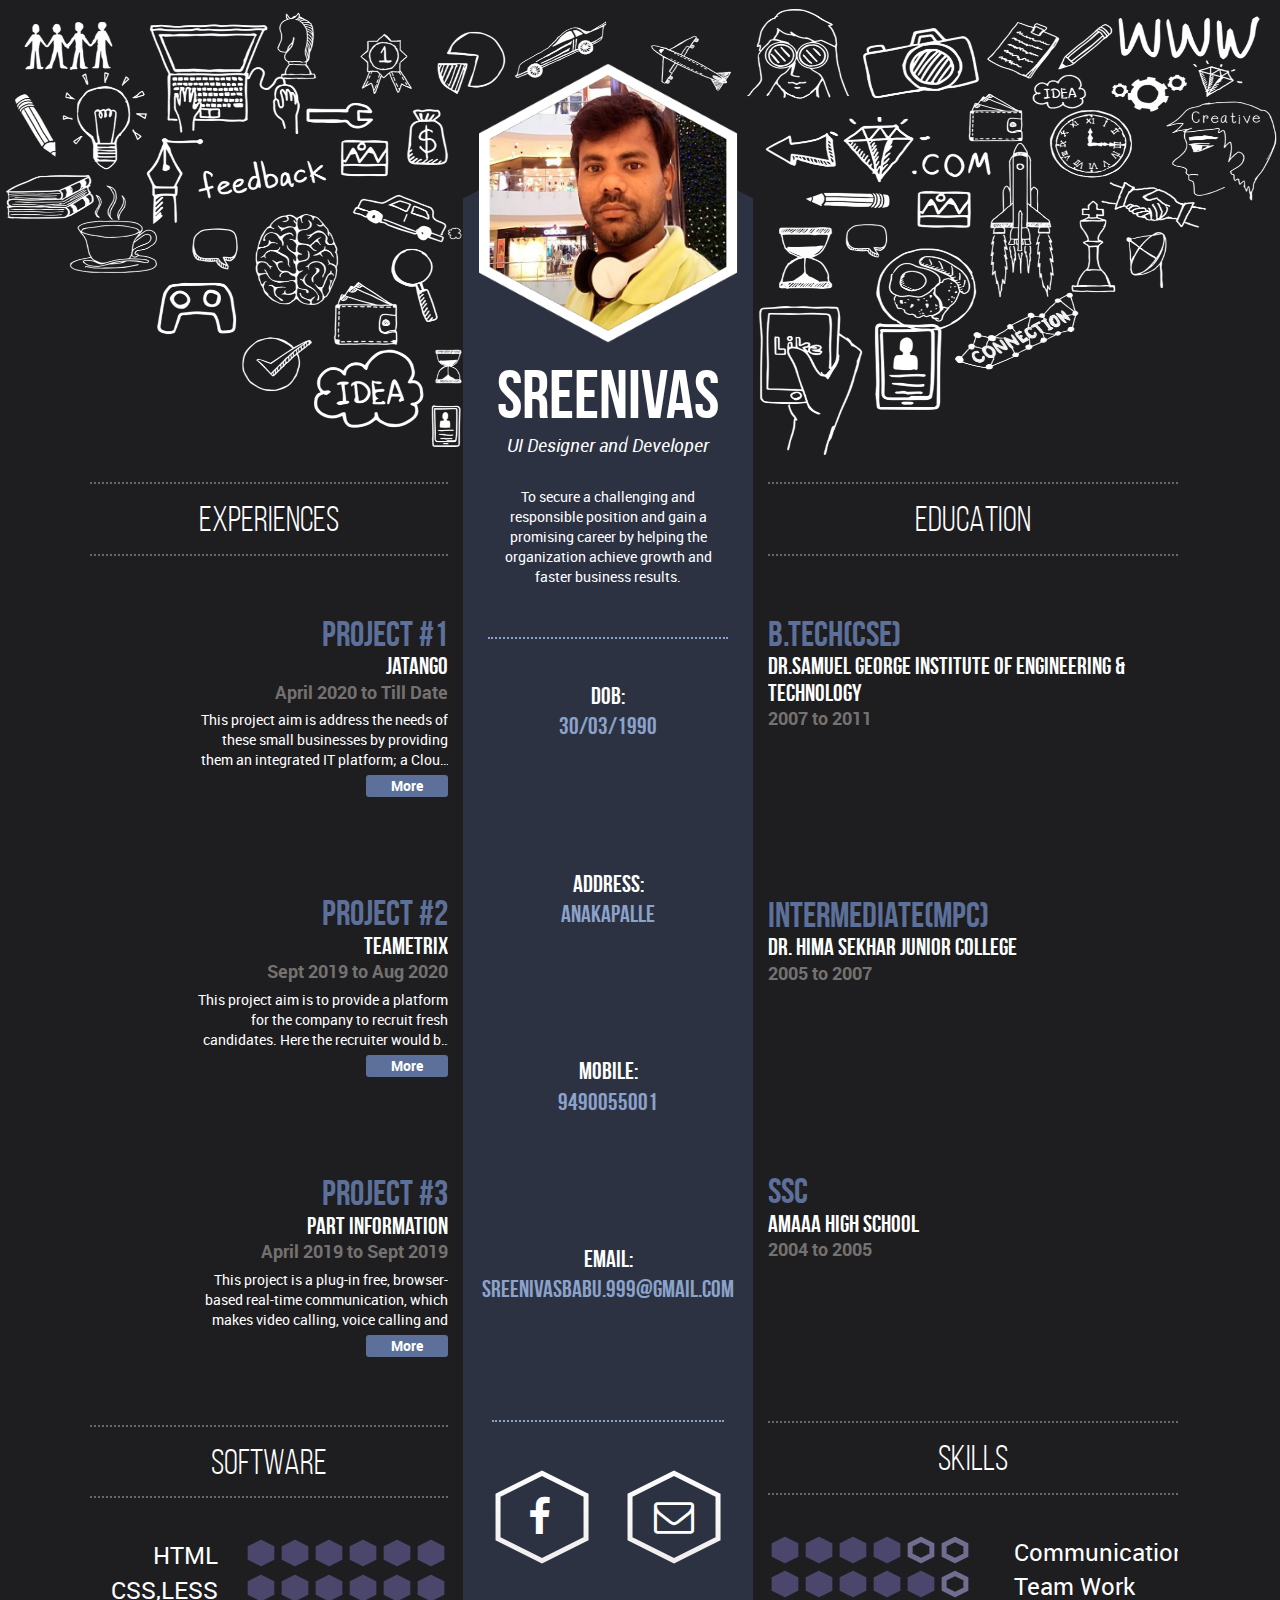
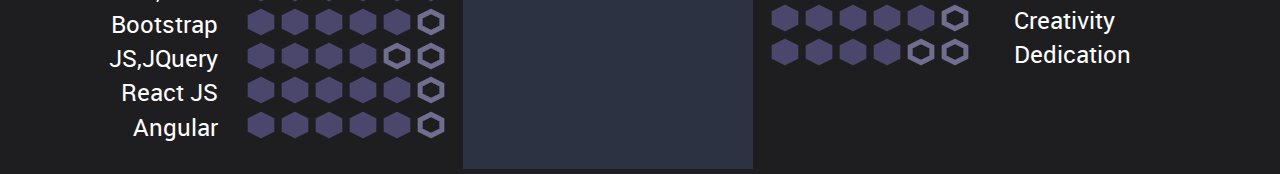
<file: index.html>
<!DOCTYPE html>
<html>
<head>
    <meta name="viewport" content="width=device-width,initial-scale=1">
	<title>Srinivash</title>
	<link rel="stylesheet" type="text/css" href="css/bootstrap.css">
	<link rel="stylesheet" type="text/css" href="css/style.css">
	<link rel="stylesheet" type="text/css" href="css/font-awesome.min.css">
	<script type="text/javascript" src="js/jquery-3.2.1.min.js"></script>
	<script type="text/javascript" src="js/clamp.js"></script>
</head>
<body>
	<div class="col-lg-12 col-md-12 col-sm-12 col-xs-12 padding-remove sreenivash-resume-details">
		<div class="col-lg-12 col-md-12 col-sm-12 col-xs-12 padding-remove">
			<header class="col-lg-12 col-md-12 col-sm-12 col-xs-12 padding-remove sreenivash-resume-header">
				<div class="sreenivash-resume-main">
					<div class="sreenivash-resume-left">
					</div>
					<div class="sreenivash-resume-center">
						<div class="sreenivash-resume-header-images">
							<div class="sreenivash-resume-header-images-photo">
								<div class="sreenivash-resume-ssr-photo">
									<img src="images/my-image.png">
								</div>
								<!-- <div class="sreenivash-resume-hexagon">
									<div class="sreenivash-resume-ssr">
										<svg viewBox="0 0 100 100" version="1.1" xmlns="http://www.w3.org/2000/svg">
										  	<defs>
										    	<pattern id="img" patternUnits="userSpaceOnUse" width="100" height="100">
										      		<image xlink:href="images/ssr.jpg" x="-30" width="150" height="100" />
										    	</pattern>
										  	</defs>
										  	<polygon points="50 0 95 25 97 73 50 100 3 73 3 25" fill="url(#img)"/>
										</svg>
									</div>
								</div> -->
								<div class="sreenivash-resume-ssr-name">
									<div class="sreenivash-resume-ssr-content">
										<h1>SREENIVAS</h1>
										<p>UI Designer and Developer</p>
									</div>
								</div>
								<!-- <div class="sreenivash-resume-hexagon">
									
								</div> -->
								<!-- <div class="sreenivash-resume-header-sub">
									<div class="sreenivash-resume-ssr">
										
									</div>
								</div> -->
								<!-- <img src="images/bg-line.png">	 -->
							</div>
							
						</div>
						<!-- 
 -->				</div>
					<div class="sreenivash-resume-right">
					</div>
				</div>
			</header>
			<section class="col-sm-12 sreenivash-resume-section padding-remove">
				<div class="col-sm-12 padding-remove">
					<div class="sreenivash-resume-section-left">
						<div class="sreenivash-resume-section-left-content">
							<h1>EXPERIENCES</h1>
							<div class="sreenivash-resume-section-left-content-details">
								<h2>Project #1</h2>
								<h4>Jatango</h4>
								<p>April 2020 to Till Date</p>
								<div class="sreenivash-resume-project module js">
									<p id="clampjs-one">This project aim is address the needs of these small businesses by providing them an integrated IT platform; a Cloud based networking tool that provides all tools/resources and systems that are electronically processed in a secure and reliable infrastructure. Small businesses can utilize this tool to automate all of their standard business operations to reduce time and monetary investments in the same and increase profitability by diverting and focusing their limited resources towards business development and growth</p>
								</div>
								<div class="sreenivash-resume-project-more-details">
									<button id="sreenivash-resume-project-one">More</button>
								</div>
										
							</div>
							<div class="sreenivash-resume-section-left-content-details">
								<h2>Project #2</h2>
								<h4>Teametrix</h4>
								<p>Sept 2019 to Aug 2020</p>
								<div class="sreenivash-resume-project module js">
									<p id="clampjs-two">This project aim is to provide a platform for the company to recruit fresh candidates. Here the recruiter would be able to schedule an interview for a candidate (either through an online interview - face to face or through offline with defined set of questions). And at the scheduled time, the candidate can attend the online interview from his location or else he can record the answers to the corresponding</p>
								</div>
								<div class="sreenivash-resume-project-more-details">
									<button id="sreenivash-resume-project-two">More</button>
								</div>		
							</div>
							<div class="sreenivash-resume-section-left-content-details">
								<h2>Project #3</h2>
								<h4>Part Information</h4>
								<p>April 2019 to Sept 2019</p>
								<div class="sreenivash-resume-project module js">
									<p id="clampjs-three">This project is a plug-in free, browser-based real-time communication, which makes video calling, voice calling and chatting and a delightful experience. This project aim is to aid users to easily conduct business meetings, video conferences, family interactions, etc from across the globe than ever before. This VOIP based website has many noteworthy features which makes the participants communicate as if they are in a living room.</p>
								</div>
								<div class="sreenivash-resume-project-more-details">
									<button id="sreenivash-resume-project-three">More</button>
								</div>		
							</div>
						</div>
						<div class="">
							
						</div>
						<div class="sreenivash-resume-section-left-content">
							<h1>SOFTWARE</h1>
							<div class="sreenivash-resume-section-left-software">
								<div class="sreenivash-resume-section-left-software-content">
									<div class="sreenivash-resume-section-left-software-rating-title">
										<p>HTML</p>
									</div>
									<div class="sreenivash-resume-section-left-software-rating">
										<div class="sreenivash-resume-ssr-width-30-px">
											<img src="images/rating.png">
										</div>
										<div class="sreenivash-resume-ssr-width-30-px">
											<img src="images/rating.png">
										</div>
										<div class="sreenivash-resume-ssr-width-30-px">
											<img src="images/rating.png">
										</div>
										<div class="sreenivash-resume-ssr-width-30-px">
											<img src="images/rating.png">
										</div>
										<div class="sreenivash-resume-ssr-width-30-px">
											<img src="images/rating.png">
										</div>
										<div class="sreenivash-resume-ssr-width-30-px">
											<img src="images/rating.png">
										</div>
									</div>		
								</div>
								<div class="sreenivash-resume-section-left-software-content">
									<div class="sreenivash-resume-section-left-software-rating-title">
										<p>CSS,LESS</p>
									</div>
									<div class="sreenivash-resume-section-left-software-rating">
										<div class="sreenivash-resume-ssr-width-30-px">
											<img src="images/rating.png">
										</div>
										<div class="sreenivash-resume-ssr-width-30-px">
											<img src="images/rating.png">
										</div>
										<div class="sreenivash-resume-ssr-width-30-px">
											<img src="images/rating.png">
										</div>
										<div class="sreenivash-resume-ssr-width-30-px">
											<img src="images/rating.png">
										</div>
										<div class="sreenivash-resume-ssr-width-30-px">
											<img src="images/rating.png">
										</div>
										<div class="sreenivash-resume-ssr-width-30-px">
											<img src="images/rating.png">
										</div>
									</div>		
								</div>
								<div class="sreenivash-resume-section-left-software-content">
									<div class="sreenivash-resume-section-left-software-rating-title">
										<p>Bootstrap</p>
									</div>
									<div class="sreenivash-resume-section-left-software-rating">
										<div class="sreenivash-resume-ssr-width-30-px">
											<img src="images/rating-empty.png">
										</div>
										<div class="sreenivash-resume-ssr-width-30-px">
											<img src="images/rating.png">
										</div>
										<div class="sreenivash-resume-ssr-width-30-px">
											<img src="images/rating.png">
										</div>
										<div class="sreenivash-resume-ssr-width-30-px">
											<img src="images/rating.png">
										</div>
										<div class="sreenivash-resume-ssr-width-30-px">
											<img src="images/rating.png">
										</div>
										<div class="sreenivash-resume-ssr-width-30-px">
											<img src="images/rating.png">
										</div>
									</div>		
								</div>
								<div class="sreenivash-resume-section-left-software-content">
									<div class="sreenivash-resume-section-left-software-rating-title">
										<p>JS,JQuery</p>
									</div>
									<div class="sreenivash-resume-section-left-software-rating">
										<div class="sreenivash-resume-ssr-width-30-px">
											<img src="images/rating-empty.png">
										</div>
										<div class="sreenivash-resume-ssr-width-30-px">
											<img src="images/rating-empty.png">
										</div>
										<div class="sreenivash-resume-ssr-width-30-px">
											<img src="images/rating.png">
										</div>
										<div class="sreenivash-resume-ssr-width-30-px">
											<img src="images/rating.png">
										</div>
										<div class="sreenivash-resume-ssr-width-30-px">
											<img src="images/rating.png">
										</div>
										<div class="sreenivash-resume-ssr-width-30-px">
											<img src="images/rating.png">
										</div>
									</div>		
								</div>
								<div class="sreenivash-resume-section-left-software-content">
									<div class="sreenivash-resume-section-left-software-rating-title">
										<p>React JS</p>
									</div>
									<div class="sreenivash-resume-section-left-software-rating">
										<div class="sreenivash-resume-ssr-width-30-px">
											<img src="images/rating-empty.png">
										</div>
										<div class="sreenivash-resume-ssr-width-30-px">
											<img src="images/rating.png">
										</div>
										<div class="sreenivash-resume-ssr-width-30-px">
											<img src="images/rating.png">
										</div>
										<div class="sreenivash-resume-ssr-width-30-px">
											<img src="images/rating.png">
										</div>
										<div class="sreenivash-resume-ssr-width-30-px">
											<img src="images/rating.png">
										</div>
										<div class="sreenivash-resume-ssr-width-30-px">
											<img src="images/rating.png">
										</div>
									</div>		
								</div>
								<div class="sreenivash-resume-section-left-software-content">
									<div class="sreenivash-resume-section-left-software-rating-title">
										<p>Angular</p>
									</div>
									<div class="sreenivash-resume-section-left-software-rating">
										<div class="sreenivash-resume-ssr-width-30-px">
											<img src="images/rating-empty.png">
										</div>
										<div class="sreenivash-resume-ssr-width-30-px">
											<img src="images/rating.png">
										</div>
										<div class="sreenivash-resume-ssr-width-30-px">
											<img src="images/rating.png">
										</div>
										<div class="sreenivash-resume-ssr-width-30-px">
											<img src="images/rating.png">
										</div>
										<div class="sreenivash-resume-ssr-width-30-px">
											<img src="images/rating.png">
										</div>
										<div class="sreenivash-resume-ssr-width-30-px">
											<img src="images/rating.png">
										</div>
									</div>		
								</div>
							</div>
						</div>	
					</div>
					<div class="sreenivash-resume-section-center">
						<div class="sreenivash-resume-ssr-center">
							<div class="sreenivash-resume-ssr-career">
								<p>To secure a challenging and responsible position and gain a promising career by helping the organization achieve growth and faster business results.</p>
							</div>	
							<div class="sreenivash-resume-ssr-border-bottom">
								<div class="sreenivash-resume-ssr-full-details">
									<h4>DOB:</h4>
									<p>30/03/1990</p>
								</div>			
								<div class="sreenivash-resume-ssr-full-details">
									<h4>ADDRESS:</h4>
									<p>ANAKAPALLE</p>
								</div>
								<div class="sreenivash-resume-ssr-full-details">
									<h4>MOBILE:</h4>
									<p>9490055001</p>
								</div>
								<div class="sreenivash-resume-ssr-full-details">
									<h4>EMAIL:</h4>
									<p>sreenivasbabu.999@gmail.com</p>
								</div>
								<hr>
								<div class="sreenivash-resume-ssr-social-icon">
									<div class="sreenivash-resume-ssr-icon-one">
										<a href="https://www.facebook.com/sreenivas.576">
											<i class="fa fa-facebook" aria-hidden="true"></i>
											<img src="images/social-icon.png">
										</a>
									</div>
									<div class="sreenivash-resume-ssr-icon-two">
										<a href="">
											<i class="fa fa-envelope-o" aria-hidden="true"></i>
											<img src="images/social-icon.png">
										</a>
									</div>
								</div>
							</div>
						</div>
					</div>
					<div class="sreenivash-resume-section-right">
						<div class="sreenivash-resume-section-right-content">
							<h1>EDUCATION</h1>
							<div class="sreenivash-resume-section-right-content-details">
								<h2>B.Tech(CSE)</h2>
								<h4>Dr.Samuel George Institute of Engineering & Technology </h4>
								<p>2007 to 2011</p>		
							</div>
							<div class="sreenivash-resume-section-right-content-details">
								<h2>Intermediate(MPC)</h2>
								<h4>Dr. Hima sekhar junior college</h4>
								<p>2005 to 2007</p>		
							</div>
							<div class="sreenivash-resume-section-right-content-details">
								<h2>SSC</h2>
								<h4>AMAAA High School</h4>
								<p>2004 to 2005</p>		
							</div>
						</div>
						<div class="sreenivash-resume-section-right-content">
							<h1>SKILLS</h1>
							<div class="sreenivash-resume-section-right-skills">
								<div class="sreenivash-resume-section-right-skills-content">
									<div class="sreenivash-resume-section-right-skills-rating">
										<div class="sreenivash-resume-ssr-width-30-px">
											<img src="images/rating.png">
										</div>
										<div class="sreenivash-resume-ssr-width-30-px">
											<img src="images/rating.png">
										</div>
										<div class="sreenivash-resume-ssr-width-30-px">
											<img src="images/rating.png">
										</div>
										<div class="sreenivash-resume-ssr-width-30-px">
											<img src="images/rating.png">
										</div>
										<div class="sreenivash-resume-ssr-width-30-px">
											<img src="images/rating-empty.png">
										</div>
										<div class="sreenivash-resume-ssr-width-30-px">
											<img src="images/rating-empty.png">
										</div>
									</div>		
									<div class="sreenivash-resume-section-right-skills-rating-title">
										<p>Communication</p>
									</div>
								</div>
								<div class="sreenivash-resume-section-right-skills-content">
									<div class="sreenivash-resume-section-right-skills-rating">
										<div class="sreenivash-resume-ssr-width-30-px">
											<img src="images/rating.png">
										</div>
										<div class="sreenivash-resume-ssr-width-30-px">
											<img src="images/rating.png">
										</div>
										<div class="sreenivash-resume-ssr-width-30-px">
											<img src="images/rating.png">
										</div>
										<div class="sreenivash-resume-ssr-width-30-px">
											<img src="images/rating.png">
										</div>
										<div class="sreenivash-resume-ssr-width-30-px">
											<img src="images/rating.png">
										</div>
										<div class="sreenivash-resume-ssr-width-30-px">
											<img src="images/rating-empty.png">
										</div>
									</div>		
									<div class="sreenivash-resume-section-right-skills-rating-title">
										<p>Team Work</p>
									</div>
								</div>	
								<div class="sreenivash-resume-section-right-skills-content">
									<div class="sreenivash-resume-section-right-skills-rating">
										<div class="sreenivash-resume-ssr-width-30-px">
											<img src="images/rating.png">
										</div>
										<div class="sreenivash-resume-ssr-width-30-px">
											<img src="images/rating.png">
										</div>
										<div class="sreenivash-resume-ssr-width-30-px">
											<img src="images/rating.png">
										</div>
										<div class="sreenivash-resume-ssr-width-30-px">
											<img src="images/rating.png">
										</div>
										<div class="sreenivash-resume-ssr-width-30-px">
											<img src="images/rating.png">
										</div>
										<div class="sreenivash-resume-ssr-width-30-px">
											<img src="images/rating-empty.png">
										</div>
									</div>		
									<div class="sreenivash-resume-section-right-skills-rating-title">
										<p>Creativity</p>
									</div>
								</div>	
								<div class="sreenivash-resume-section-right-skills-content">
									<div class="sreenivash-resume-section-right-skills-rating">
										<div class="sreenivash-resume-ssr-width-30-px">
											<img src="images/rating.png">
										</div>
										<div class="sreenivash-resume-ssr-width-30-px">
											<img src="images/rating.png">
										</div>
										<div class="sreenivash-resume-ssr-width-30-px">
											<img src="images/rating.png">
										</div>
										<div class="sreenivash-resume-ssr-width-30-px">
											<img src="images/rating.png">
										</div>
										<div class="sreenivash-resume-ssr-width-30-px">
											<img src="images/rating-empty.png">
										</div>
										<div class="sreenivash-resume-ssr-width-30-px">
											<img src="images/rating-empty.png">
										</div>
									</div>		
									<div class="sreenivash-resume-section-right-skills-rating-title">
										<p>Dedication</p>
									</div>
								</div>			
							</div>
						</div>	
					</div>
				</div>
			</section>
		</div>
	</div>
	<script type="text/javascript">
		var module = document.getElementById("clampjs-one");
		$clamp(module, {clamp: 3});
		var module = document.getElementById("clampjs-two");
		$clamp(module, {clamp: 3});
		var module = document.getElementById("clampjs-three");
		$clamp(module, {clamp: 3});
		$('#sreenivash-resume-project-one').click(function(){
		   window.location.href='project-one.html';
		});
		$('#sreenivash-resume-project-two').click(function(){
		   window.location.href='project-two.html';
		});
		$('#sreenivash-resume-project-three').click(function(){
		   window.location.href='project-three.html';
		});
	</script>
</body>
</html>
</file>
<file: css/style.css>
@font-face {
    font-family: 'bebas_neuebold';
    src: url('../fonts/bebasneue_bold-webfont.woff2') format('woff2'),
         url('../fonts/bebasneue_bold-webfont.woff') format('woff');
    font-weight: normal;
    font-style: normal;
}
@font-face {
    font-family: 'robotoregular';
    src: url('../fonts/roboto-regular-webfont.woff2') format('woff2'),
         url('../fonts/roboto-regular-webfont.woff') format('woff');
    font-weight: normal;
    font-style: normal;
}
@font-face {
    font-family: 'robotoitalic';
    src: url('../fonts/roboto-italic-webfont.woff2') format('woff2'),
         url('../fonts/roboto-italic-webfont.woff') format('woff');
    font-weight: normal;
    font-style: normal;
}
@font-face {
    font-family: 'bebas_neuebook';
    src: url('../fonts/bebasneue_book-webfont.woff2') format('woff2'),
         url('../fonts/bebasneue_book-webfont.woff') format('woff');
    font-weight: normal;
    font-style: normal;
}
@font-face {
    font-family: 'robotobold';
    src: url('../fonts/roboto-bold-webfont.woff2') format('woff2'),
         url('../fonts/roboto-bold-webfont.woff') format('woff');
    font-weight: normal;
    font-style: normal;
}
body{
    font-family: 'bebas_neuebold';
	background: #1e1d20;
}
.padding-remove{
	padding: 0 !important;
}
.sreenivash-resume-details{
	overflow: hidden;
}
.sreenivash-resume-header{
	background-image: url('../images/header-doll.png');
	overflow: hidden;
	height: 462px;
   	/*background-attachment: fixed;*/
    background-position: center;
    /*background-size: contain;*/
    background-repeat: no-repeat;
    /*background-size: cover;*/
	background-size: 100% 100%;
    position: relative;
}
.sreenivash-resume-main{
	overflow: hidden;
}
.sreenivash-resume-left{
	width: 35.5%;
	float: left;
	height: 500px;
}
.sreenivash-resume-right{
	width: 39.5%;
	float: left;
	height: 500px;
}
.sreenivash-resume-center{
	width: 25%;
    /*float: left;*/
    /*padding-top: 155px;*/
    padding-top: 125px;
    position: absolute;
    left: 35%;
}
.sreenivash-resume-hexagon {
	    /*width: 100%;
    height: 170px;
    background: #fff;
    position: relative;*/
    position: absolute;
    top: 135px;
        width: 260px;
    height: 130px;
    background: #fff;
    /*position: relative;*/
    margin: 0 0 0 15px;
}
.sreenivash-resume-hexagon:before {
	    /*content: "";
    position: absolute;
    top: -100px;
    left: 0;
    width: 0;
    height: 0;
    border-left: 171px solid transparent;
    border-right: 170px solid transparent;
    border-bottom: 100px solid #fff;*/
        content: "";
    position: absolute;
    top: -75px;
    left: 0;
    width: 0;
    height: 0;
    border-left: 130px solid transparent;
    border-right: 130px solid transparent;
    border-bottom: 75px solid #fff;
}
.sreenivash-resume-hexagon:after {
	    content: "";
    position: absolute;
    bottom: -75px;
    left: 0;
    width: 0;
    height: 0;
    border-left: 130px solid transparent;
    border-right: 130px solid transparent;
    border-top: 75px solid #fff;
	/*content: "";
    position: absolute;
    bottom: -100px;
    left: 0;
    width: 0;
    height: 0;
    border-left: 170px solid transparent;
    border-right: 171px solid transparent;
    border-top: 100px solid #fff;*/
}
.sreenivash-resume-header-images{
	width: 290px;
    height: 500px;
    /*border: 1px solid #fff;*/
    overflow: hidden;
    margin: 0 auto
}
.sreenivash-resume-header-images-photo{
	overflow: hidden;
	/*background-image: url('../images/bg-line.png');*/
     background-image: url("../images/bg-line.png");

    /* Full height */
    height: 100%; 

    /* Center and scale the image nicely */
    /*background-position: center;*/
    background-repeat: no-repeat;
    background-size: cover;
}
.sreenivash-resume-ssr-photo{
    overflow: hidden;
    width: 260px;
    height: 280px;
    /* margin: 0 auto; */
    position: absolute;
    top: 63px;
    margin: 0 15px;
}
.sreenivash-resume-ssr-photo img{
    width: 100%;
    height: 100%;
}
.sreenivash-resume-header-sub{
    position: fixed;
    width: 100%;
    /* height: 210px; */
    top: 74px;
    left: 517px;
    background-image: url("../images/abc-image.png");

    /* Full height */
    height: 100%; 

    /* Center and scale the image nicely */
    /*background-position: center;*/
    background-repeat: no-repeat;
    /*background-size: cover;   */
     background-size: 265px 265px; 
}
.sreenivash-resume-ssr{
        position: absolute;
    width: 250px;
    height: 250px;
    z-index: 999;
    top: -58px;
    margin: 0 0 0 6px;
}
.sreenivash-resume-ssr-name{
    width: 100%;
    /*height: 200px;*/
    /*border: 2px solid #fff;*/
    position: relative;
    top: 220px;
}
.sreenivash-resume-ssr-content{
    overflow: hidden;
    padding: 13px 0 30px;
}
.sreenivash-resume-ssr-content h1{
    text-align: center;
    color: #fff;
    /*font-family: serif;*/
    font-size: 68px;
    margin: 0;
    font-family: 'bebas_neuebold';
    font-weight: 600;
}
.sreenivash-resume-ssr-content p{
    text-align: center;
    color: #fff;
    font-family: 'robotoitalic';
    font-size: 18px;
    /*text-transform: uppercase;*/
    margin: 0;
    /*font-weight: 600;*/
}
.sreenivash-resume-ssr-career{
    color: #fff;
    padding: 25px 25px 0;
}
.sreenivash-resume-ssr-career p{
    text-align: center;
    padding: 0 0 50px 0;
    font-family: 'robotoregular';
    border-bottom: 2px dotted #8ba3cb;
}
.sreenivash-resume-ssr-full-details{
    overflow: hidden;
    text-align: center;
    padding: 34px 0 93px;
}
.sreenivash-resume-ssr-full-details h4{
    margin: 0;
    color: #fff;
    /*font-family: fantasy;*/
    font-size: 24px;
    font-family: 'bebas_neuebold';
}
.sreenivash-resume-ssr-full-details p{
    margin: 0;
    color: #8ba3cb;    
    /*font-family: fantasy;*/
    font-size: 24px;
    font-family: 'bebas_neuebold';
}
.sreenivash-resume-ssr-center hr{
    width: 80% !important;
    margin: 30 auto 0 !important;
    border-top: 2px dotted #8ba3cb !important;
}
.sreenivash-resume-ssr-social-icon{
    overflow: hidden;
    width: 80%;
    padding: 25px 0 142px;
    /*border-bottom: 2px dotted #8ba3cb;*/
    margin: 0 auto;
}
.sreenivash-resume-ssr-icon-one{
    width: 100px;
    float: left;
    position: relative;
}
.sreenivash-resume-ssr-icon-one a{
    text-decoration: none;
    color: #fff;
}
.sreenivash-resume-ssr-icon-one .fa-facebook{
    position: absolute;
    top: 30px;
    /*left: 38px;*/
    font-size: 40px;
    margin: 0 36px;

}
.sreenivash-resume-ssr-icon-one img{
    width: 100%;
    height: 100%;
}
.sreenivash-resume-ssr-icon-two{
    width: 100px;
    float: right;
    position: relative;
}
.sreenivash-resume-ssr-icon-two a{
    text-decoration: none;
    color: #fff;
}
.sreenivash-resume-ssr-icon-two .fa-envelope-o{
    position: absolute;
    top: 30px;
    /*left: 31px;*/
    margin: 0 30px;
    font-size: 40px;   
}
.sreenivash-resume-ssr-icon-two img{
    width: 100%;
    height: 100%;
}
/*************This is section***************/
.sreenivash-resume-section{
    /*overflow: hidden;*/
}
.sreenivash-resume-section-left{
    /*padding: 20px;*/
    /*border: 2px solid #fff;*/
    width: 35%;
    float: left;
    overflow: hidden;
    /*height: 400px;*/
}
.sreenivash-resume-section-left-content{
    overflow: hidden;
}
.sreenivash-resume-section-left-content h1{
    color: #fff;
    /*font-family: cursive;*/
    text-align: center;
    width: 80%;
    padding: 15px 0;
    border-bottom: 2px dotted #666771;
    float: right;
    font-family: 'bebas_neuebook';
    border-top: 2px dotted #666771;
}
.sreenivash-resume-section-left-content-details{
    overflow: hidden;
    width: 80%;
    float: right;
    padding: 48px 0;
    text-align: right;
}
.sreenivash-resume-section-left-content-details h2{
    margin: 0 !important;
    color: #5c709a;
    font-size: 36px;
}
.sreenivash-resume-section-left-content-details h4{
    margin: 0 !important;
    color: #fff;
    font-size: 24px;
}
.sreenivash-resume-section-left-content-details p{
    margin-bottom: 0 !important;
    color: #74716f;
    font-size: 18px;
    font-family: 'robotobold';
}
.sreenivash-resume-project{
    overflow: hidden;
    width: 250px;
    float: right;
    padding: 5px 0;
}
.sreenivash-resume-project p{
    font-size: 14px;
    font-family: 'robotoregular';
    margin-bottom: 0;
    color: #fff;
}
.line-clamp{
    display: -webkit-box;
  -webkit-line-clamp: 3;
  -webkit-box-orient: vertical; 
}
.sreenivash-resume-project-more-details{
    width: 100%;
    clear: both;
}
.sreenivash-resume-project-more-details button{
    background: #5c709a;
    border: 0;
    color: #fff;
    padding: 1px 25px;
    border-radius: 3px;
    font-family: 'robotobold';
}
.sreenivash-resume-section-center{
    width: 25%;
    float: left;
    /*padding: 20px;*/
    /*border: 2px solid #fff;*/
}
.sreenivash-resume-ssr-center{
    width: 290px;
    background: #2d3243;
    /*height: 400px;*/
        margin: 0 auto;
        padding-bottom: 60px;
}
.sreenivash-resume-section-right{
     width: 40%;
    float: left;
    overflow: hidden;
    /*height: 400px;*/
    /*padding: 20px;*/
    /*border: 2px solid #fff;*/
}
.sreenivash-resume-section-right-content{
    overflow: hidden;
}
.sreenivash-resume-section-right-content h1{
    color: #fff;
    /*font-family: cursive;*/
    text-align: center;
    width: 80%;
    padding: 15px 0;
    border-bottom: 2px dotted #666771;
    float: left;
    border-top: 2px dotted #666771;
    font-family: 'bebas_neuebook';
}
.sreenivash-resume-section-right-content-details{
    overflow: hidden;
    width: 80%;
    padding: 48px 0;
}
.sreenivash-resume-section-right-content-details:nth-of-type(1){
    padding-bottom: 115px !important;
}
.sreenivash-resume-section-right-content-details:nth-of-type(2){
    padding-bottom: 137px;
}
.sreenivash-resume-section-right-content-details:nth-of-type(3){
    padding-bottom: 138px;
}
.sreenivash-resume-section-right-content-details h2{
    margin: 0 !important;
    color: #5c709a;
    font-size: 36px;
}
.sreenivash-resume-section-right-content-details h4{
    margin: 0 !important;
    color: #fff;
    font-size: 24px;
}
.sreenivash-resume-section-right-content-details p{
    margin-bottom: 0 !important;
    color: #74716f;
    font-size: 18px;
    font-family: 'robotobold';
}
.sreenivash-resume-section-right-skills{
    overflow: hidden;
    width: 100%;
    padding: 30px 0;
}
.sreenivash-resume-section-right-skills-content{
    overflow: hidden;
    width: 80%;
}
.sreenivash-resume-section-right-skills-rating{
    width: 60%;
    float: left;
}
.sreenivash-resume-section-right-skills-rating-title{
    width: 40%;
    float: left;    
}
.sreenivash-resume-section-right-skills-rating-title p{
    margin-bottom: 0;
    color: #fff;
    font-family: 'robotoregular';
    font-size: 24px;
}
.sreenivash-resume-ssr-width-30-px{
    width: 30px;
    float: left;
    margin: 0 2px;
}
.sreenivash-resume-ssr-width-30-px img{
    width: 100%;
    height: 100%;
}
.sreenivash-resume-section-left-software{
    overflow: hidden;
    width: 100%;
    padding: 30px 0;
}
.sreenivash-resume-section-left-software-content{
    overflow: hidden;
    width: 80%;
    float: right;
}
.sreenivash-resume-section-left-software-rating{
    width: 60%;
    float: left;
}
.sreenivash-resume-section-left-software-rating-title{
    width: 40%;
    float: left;
    text-align: right;
    padding: 0 15px 0 0;    
}
.sreenivash-resume-section-left-software-rating-title p{
    margin-bottom: 0;
    color: #fff;
    font-family: 'robotoregular';
    font-size: 24px;
}
.sreenivash-resume-section-left-software-rating .sreenivash-resume-ssr-width-30-px{
    width: 30px;
    float: right;
    margin: 0 2px;
}
/*************This is end of section***************/

@media (min-width: 990px) and (max-width: 1200px){
    .sreenivash-resume-header{
        /*position: relative;*/
        /*top: -49px;*/
        background-size: 100% 88%;
        top: -26px;
    }
    .sreenivash-resume-header-images {
        width: 210px;
    }
    .sreenivash-resume-ssr-photo {
        width: 185px;
        height: 200px;
        top: 70px;
        margin: 0 13px;
    }
    .sreenivash-resume-ssr-content {
        padding: 50px 0 30px;
    }
    .sreenivash-resume-ssr-name {
        top: 168px;
    }
    .sreenivash-resume-section{
        position: relative;
        top: -26px;
    }
    .sreenivash-resume-ssr-content h1{
        font-size: 44px;
    }
    .sreenivash-resume-ssr-content p{
        font-size: 12px;
    }
    .sreenivash-resume-ssr-center {
        width: 210px;
    }
    .sreenivash-resume-ssr-full-details p {
        font-size: 20px;
    }
    .sreenivash-resume-section-right-content-details:nth-of-type(1) {
        padding-bottom: 135px !important;
    }
    .sreenivash-resume-ssr-icon-one {
        width: 60px;
    }
    .sreenivash-resume-ssr-icon-two {
        width: 60px;
    }
    .sreenivash-resume-ssr-icon-one .fa-facebook {
        top: 18px;
        font-size: 24px;
        margin: 0 22px;
    }
    .sreenivash-resume-ssr-icon-two .fa-envelope-o {
        top: 18px;
        font-size: 24px;
        margin: 0 18px;
    }
    .sreenivash-resume-section-left-software-rating-title p {
        font-size: 17px;
    }
    .sreenivash-resume-ssr-width-30-px {
        width: 20px;
    }
    .sreenivash-resume-section-left-software-rating .sreenivash-resume-ssr-width-30-px {
        width: 20px;
    }
    .sreenivash-resume-section-right-content-details:nth-of-type(2) {
        padding-bottom: 158px;
    }
    .sreenivash-resume-section-right-content-details:nth-of-type(3) {
        padding-bottom: 159px;
    }
    .sreenivash-resume-ssr-full-details {
        padding: 34px 0 105px;
    }
    .sreenivash-resume-ssr-social-icon {
        padding: 25px 0 42px;
    }
    .sreenivash-resume-section-right-skills-rating-title p {
        font-size: 17px;
    }
}
@media (min-width: 768px) and (max-width: 989px){
    .sreenivash-resume-header-images {
        width: 160px;
    }
    .sreenivash-resume-ssr-photo {
        width: 135px;
        height: 150px;
        top: 90px;
        margin: 0 12px;
    }
    .sreenivash-resume-ssr-content h1 {
        font-size: 38px;
    }
    .sreenivash-resume-ssr-content p {
        font-size: 11px;
    }
    .sreenivash-resume-ssr-center {
        width: 160px;
    }
    .sreenivash-resume-ssr-career {
        padding: 25px 10px 0;
    }
    .sreenivash-resume-ssr-career p {
        font-size: 12px;
    }
    .sreenivash-resume-section-right-content-details:nth-of-type(1) {
        padding-bottom: 159px !important;
    }
    .sreenivash-resume-section-right-content-details:nth-of-type(2) {
        padding-bottom: 189px;
    }
    .sreenivash-resume-section-right-content-details:nth-of-type(3) {
        padding-bottom: 182px;
    }
    .sreenivash-resume-ssr-icon-one {
        width: 50px;
    }
    .sreenivash-resume-ssr-icon-two {
        width: 50px;
    }
    .sreenivash-resume-ssr-icon-one .fa-facebook {
        top: 16px;
        font-size: 20px;
        margin: 0 18px;
    }
    .sreenivash-resume-ssr-icon-two .fa-envelope-o {
        top: 15px;
        margin: 0 15px;
        font-size: 20px;
    }
    .sreenivash-resume-section-left-software-rating .sreenivash-resume-ssr-width-30-px {
        width: 15px;
    }
    .sreenivash-resume-section-left-software-rating-title p {
        font-size: 14px;
    }
    .sreenivash-resume-ssr-width-30-px {
        width: 15px;
    }
    .sreenivash-resume-section-right-skills-rating-title p {
        font-size: 14px;
    }
    .sreenivash-resume-section-right-skills-rating-title p {
            /*font-size: 16px;*/
            /*text-overflow: ellipsis;*/
            /*overflow: hidden;*/
    }
    .sreenivash-resume-ssr-full-details h4 {
        text-overflow: ellipsis;
        overflow: hidden;
        font-size: 18px;
    }
    .sreenivash-resume-ssr-full-details p {
        font-size: 16px;
    }
    .sreenivash-resume-ssr-full-details {
        padding-bottom: 141px;
    }
    .sreenivash-resume-ssr-social-icon {
        padding-bottom: 115px;
    }
}
@media (min-width: 480px) and (max-width: 767px){
    .sreenivash-resume-header {
        height: 185px;
        background-size: 100% 75%;
        margin-top: -20px;
    }
    .sreenivash-resume-left {
        height: 180px;
    }
    .sreenivash-resume-right {
        height: 180px;
    }
    .sreenivash-resume-center {
        padding-top: 65px;
    }
    .sreenivash-resume-header-images {
        width: 110px;
        height: 130px;
    }
    .sreenivash-resume-ssr-photo {
        width: 95px;
        height: 105px;
        top: 42px;
        margin: 0 7px;
    }
    .sreenivash-resume-ssr-name {
        top: 40px;
    }
    .sreenivash-resume-ssr-content {
        padding: 48px 0 30px;
    }
    .sreenivash-resume-ssr-content h1 {
        font-size: 18px;
    }
    .sreenivash-resume-ssr-content p {
        font-size: 7px;
    }
    .sreenivash-resume-ssr-center {
        width: 110px;
        padding-bottom: 40px;
    }
    .sreenivash-resume-ssr-career {
        padding: 14px 8px 0;
    }
    .sreenivash-resume-ssr-career p {
        font-size: 10px;
    }
    .sreenivash-resume-section-left-content h1 {
        margin: 0 5px 0 0;
        font-size: 24px;
    }
    .sreenivash-resume-section-right-content h1 {
        margin: 0 0 0 5px;
        font-size: 24px;
    }
    .sreenivash-resume-section-left-content-details {
        padding: 13px 0;
        margin: 0 5px 0 0;
    }
    .sreenivash-resume-section-right-content-details {
        padding: 13px 0;
        margin: 0 0 0 5px;
    }
    .sreenivash-resume-section-left-content-details h2 {
        font-size: 20px;
    }
    .sreenivash-resume-section-right-content-details h2 {
        font-size: 20px;
    }
    .sreenivash-resume-section-left-content-details h4 {
        font-size: 16px;
    }
    .sreenivash-resume-section-right-content-details h4 {
        font-size: 16px;
    }
    .sreenivash-resume-section-left-content-details p {
        font-size: 10px;
    }
    .sreenivash-resume-section-right-content-details p {
        font-size: 10px;
    }
    .sreenivash-resume-project {
        width: 110px;
    }
    .sreenivash-resume-project p {
        font-size: 10px;
    }
    .sreenivash-resume-project-more-details button {
        padding: 1px 5px;
        font-size: 10px;
    }
    .sreenivash-resume-section-right-content-details:nth-of-type(1) {
        padding-bottom: 68px !important;
    }
    .sreenivash-resume-section-right-content-details:nth-of-type(2) {
        padding-bottom: 82px;
    }
    .sreenivash-resume-section-right-content-details:nth-of-type(3) {
        padding-bottom: 98px;
    }
    .sreenivash-resume-ssr-full-details h4 {
        font-size: 14px;
    }
    .sreenivash-resume-ssr-full-details p {
        font-size: 11px;
        text-overflow: ellipsis;
        white-space: nowrap;
        overflow: hidden;
    }
    .sreenivash-resume-ssr-icon-one {
        width: 65%;
        margin: 0 auto;
        float: none;
    }
    .sreenivash-resume-ssr-icon-two {
        width: 65%;
        margin: 0 auto;
        float: none;
        padding-top: 10px;
    }
    .sreenivash-resume-ssr-icon-one .fa-facebook {
        top: 14px;
        font-size: 26px;
        margin: 0 19px;
    }
    .sreenivash-resume-ssr-icon-two .fa-envelope-o {
        top: 26px;
        margin: 0 18px;
        font-size: 22px;
    }
    .sreenivash-resume-ssr-social-icon {
        padding: 0;
    }
    .sreenivash-resume-section-left-software {
        padding: 13px 4px;
    }
    .sreenivash-resume-section-left-software-rating-title {
        width: 40%;
        text-align: left;
        padding: 0;
    }
    .sreenivash-resume-section-left-software-rating-title p {
        font-size: 10px;
        text-overflow: ellipsis;
        white-space: nowrap;
        overflow: hidden;
    }
    .sreenivash-resume-section-left-software-rating {
        width: 60%;
    }
    .sreenivash-resume-section-left-software-rating .sreenivash-resume-ssr-width-30-px {
        width: 10px;
        margin: -5px 1px 0;
    }
    .sreenivash-resume-section-right-skills {
        padding: 13px 5px;
    }
    .sreenivash-resume-section-right-skills-rating {
        width: 60%;
    }
    .sreenivash-resume-section-right-skills-rating-title {
        width: 40%;
    }
    .sreenivash-resume-ssr-width-30-px {
        width: 10px;
        margin: -5px 1px 0;
    }
    .sreenivash-resume-section-right-skills-rating-title p {
        font-size: 10px;
        text-overflow: ellipsis;
        white-space: nowrap;
        overflow: hidden;
    }
    .sreenivash-resume-ssr-full-details {
        padding: 34px 0 15px;
    }
}
@media (min-width: 320px) and (max-width: 479px){
    .sreenivash-resume-header {
        height: 168px;
        background-size: 100% 65%;
        margin-top: -28px;
    }
    .sreenivash-resume-left {
        height: 168px;
    }
    .sreenivash-resume-right {
        height: 168px;
    }
    .sreenivash-resume-center {
        padding-top: 65px;
    }
    .sreenivash-resume-header-images {
        width: 80px;
        height: 130px;
    }
    .sreenivash-resume-ssr-photo {
        width: 74px;
        height: 74px;
        top: 50px;
        margin: 0 3px;
    }
    .sreenivash-resume-ssr-name {
        top: 40px;
    }
    .sreenivash-resume-ssr-content {
        padding: 22px 0 30px;
    }
    .sreenivash-resume-ssr-content h1 {
        font-size: 18px;
    }
    .sreenivash-resume-ssr-content p {
        font-size: 7px;
    }
    .sreenivash-resume-ssr-center {
        width: 80px;
        padding-bottom: 40px;
    }
    .sreenivash-resume-ssr-career {
        padding: 14px 8px 0;
    }
    .sreenivash-resume-ssr-career p {
        font-size: 7px;
    }
    .sreenivash-resume-section-left-content h1 {
        margin: 0 5px 0 0;
        font-size: 18px;
    }
    .sreenivash-resume-section-right-content h1 {
        margin: 0 0 0 5px;
        font-size: 18px;
    }
    .sreenivash-resume-section-left-content-details {
        padding: 13px 0;
        margin: 0 5px 0 0;
    }
    .sreenivash-resume-section-right-content-details {
        padding: 13px 0;
        margin: 0 0 0 5px;
    }
    .sreenivash-resume-section-left-content-details h2 {
        font-size: 20px;
    }
    .sreenivash-resume-section-right-content-details h2 {
        font-size: 20px;
    }
    .sreenivash-resume-section-left-content-details h4 {
        font-size: 16px;
    }
    .sreenivash-resume-section-right-content-details h4 {
        font-size: 16px;
    }
    .sreenivash-resume-section-left-content-details p {
        font-size: 10px;
    }
    .sreenivash-resume-section-right-content-details p {
        font-size: 10px;
    }
    .sreenivash-resume-project {
        width: 80px;
    }
    .sreenivash-resume-project p {
        font-size: 7px;
    }
    .sreenivash-resume-project-more-details button {
        padding: 1px 5px;
        font-size: 10px;
    }
    .sreenivash-resume-section-right-content-details:nth-of-type(1) {
        padding-bottom: 45px !important;
    }
    .sreenivash-resume-section-right-content-details:nth-of-type(2) {
        padding-bottom: 98px;
    }
    .sreenivash-resume-section-right-content-details:nth-of-type(3) {
        padding-bottom: 98px;
    }
    .sreenivash-resume-ssr-full-details h4 {
        font-size: 14px;
    }
    .sreenivash-resume-ssr-full-details p {
        font-size: 11px;
        text-overflow: ellipsis;
        white-space: nowrap;
        overflow: hidden;
    }
    .sreenivash-resume-ssr-icon-one {
        width: 80%;
        margin: 0 auto;
        float: none;
    }
    .sreenivash-resume-ssr-icon-two {
        width: 80%;
        margin: 0 auto;
        float: none;
        padding-top: 10px;
    }
    .sreenivash-resume-ssr-icon-one .fa-facebook {
        top: 14px;
        font-size: 26px;
        margin: 0 17px;
    }
    .sreenivash-resume-ssr-icon-two .fa-envelope-o {
        top: 24px;
        margin: 0 14px;
        font-size: 22px;
    }
    .sreenivash-resume-ssr-social-icon {
        padding: 0;
    }
    .sreenivash-resume-section-left-software {
        padding: 13px 4px;
    }
    .sreenivash-resume-section-left-software-rating-title {
        width: 35%;
        text-align: left;
        padding: 0;
    }
    .sreenivash-resume-section-left-software-rating-title p {
        font-size: 9px;
        text-overflow: ellipsis;
        white-space: nowrap;
        overflow: hidden;
    }
    .sreenivash-resume-section-left-software-rating {
        width: 65%;
    }
    .sreenivash-resume-section-left-software-rating .sreenivash-resume-ssr-width-30-px {
        width: 7px;
        margin: -5px 1px 0;
    }
    .sreenivash-resume-section-right-skills {
        padding: 13px 5px;
    }
    .sreenivash-resume-section-right-skills-rating {
        width: 65%;
    }
    .sreenivash-resume-section-right-skills-rating-title {
        width: 35%;
    }
    .sreenivash-resume-ssr-width-30-px {
        width: 7px;
        margin: -5px 1px 0;
    }
    .sreenivash-resume-section-right-skills-rating-title p {
        font-size: 9px;
        text-overflow: ellipsis;
        white-space: nowrap;
        overflow: hidden;
    }
    .sreenivash-resume-ssr-full-details {
        padding: 34px 0 31px;
    }
}
</file>
